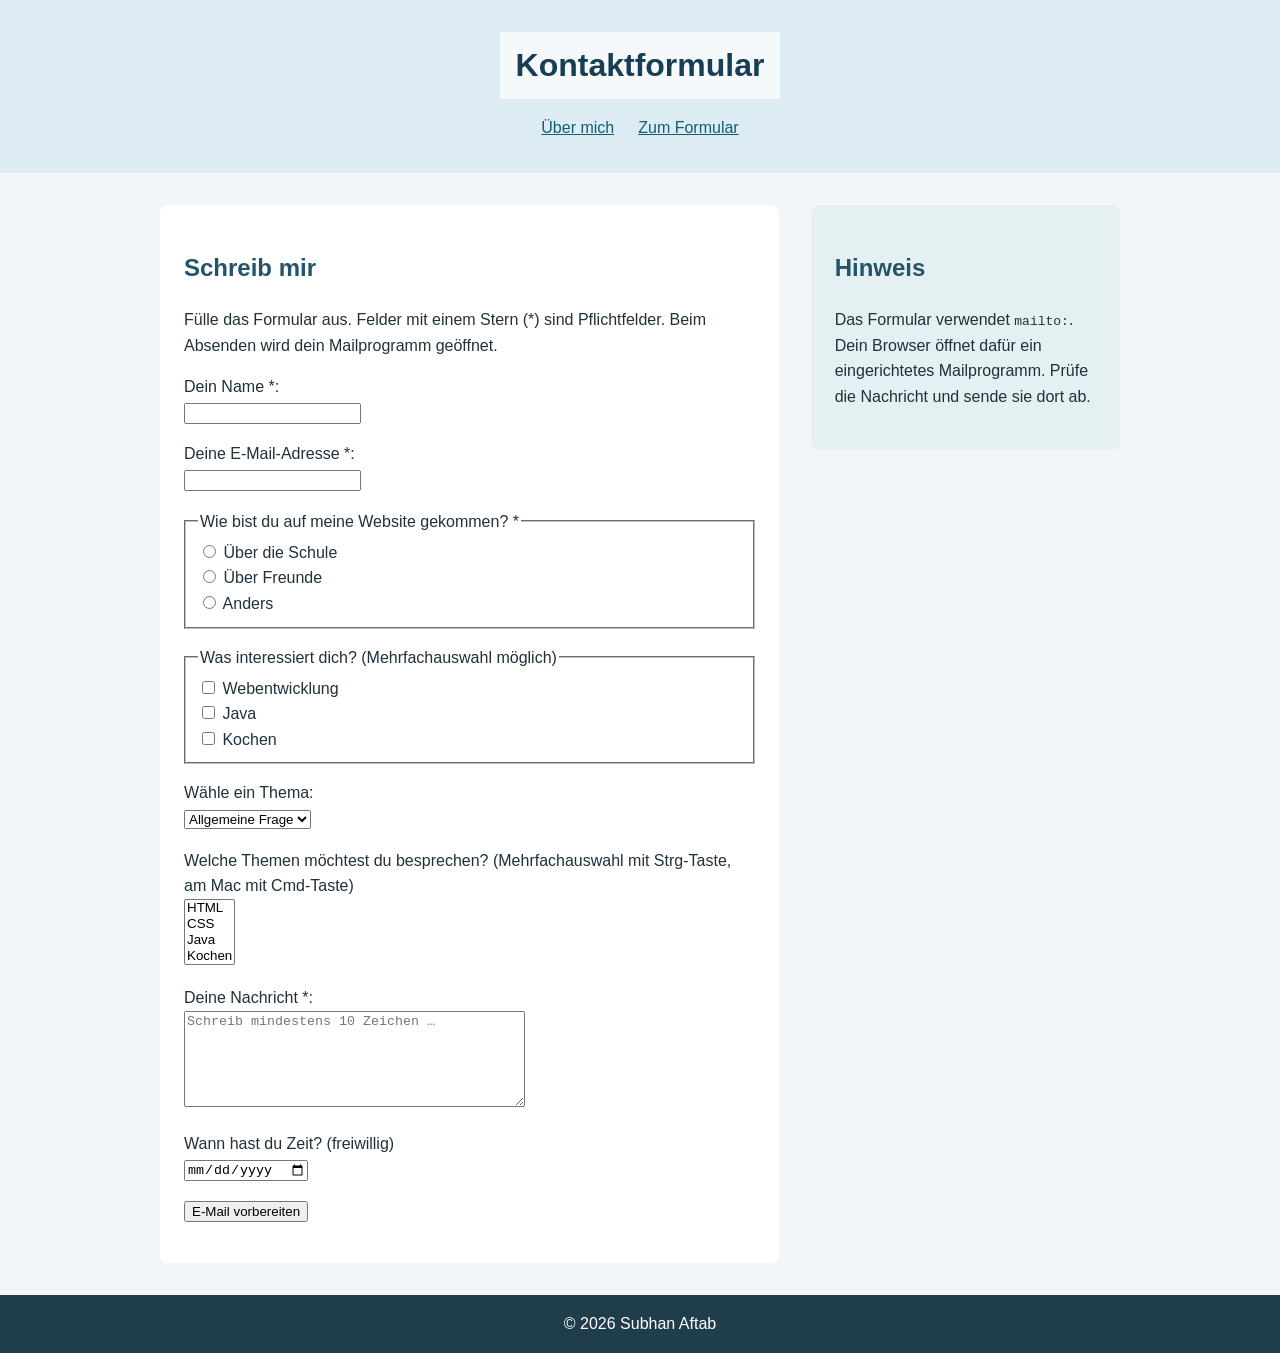
<file: formular.html>
<!DOCTYPE html>
<html lang="de">
<head>
    <meta charset="UTF-8">
    <meta name="viewport" content="width=device-width, initial-scale=1.0">
    <meta name="description" content="Ein Beispiel-Formular mit verschiedenen HTML-Eingabeelementen.">
    <title>Kontaktformular</title>
    <link rel="stylesheet" href="style.css">
</head>
<body>
    <header class="site-header">
        <h1>Kontaktformular</h1>
        <nav aria-label="Hauptnavigation">
            <ul class="nav-list">
                <li><a href="index.html">Über mich</a></li>
                <li><a href="#formular">Zum Formular</a></li>
            </ul>
        </nav>
    </header>

    <main class="page-content">
        <article>
            <h2>Schreib mir</h2>
            <p>Fülle das Formular aus. Felder mit einem Stern (*) sind Pflichtfelder. Beim Absenden wird dein Mailprogramm geöffnet.</p>

            <form id="formular" action="mailto:aft250756@spengergasse.at?subject=Nachricht%20von%20meiner%20Website" method="post" enctype="text/plain">
                <p>
                    <label for="name">Dein Name *:</label><br>
                    <input type="text" id="name" name="Name" required minlength="2" maxlength="50" pattern="\p{L}[\p{L}\p{M} '\-]{1,49}" title="Bitte gib mindestens zwei Buchstaben ein. Leerzeichen, Apostroph und Bindestrich sind erlaubt.">
                </p>

                <p>
                    <label for="email">Deine E-Mail-Adresse *:</label><br>
                    <input type="email" id="email" name="E-Mail" required>
                </p>

                <fieldset>
                    <legend>Wie bist du auf meine Website gekommen? *</legend>
                    <label><input type="radio" name="Quelle" value="Schule" required> Über die Schule</label><br>
                    <label><input type="radio" name="Quelle" value="Freunde"> Über Freunde</label><br>
                    <label><input type="radio" name="Quelle" value="Sonstiges"> Anders</label>
                </fieldset>

                <fieldset>
                    <legend>Was interessiert dich? (Mehrfachauswahl möglich)</legend>
                    <label><input type="checkbox" name="Interesse" value="Webentwicklung"> Webentwicklung</label><br>
                    <label><input type="checkbox" name="Interesse" value="Java"> Java</label><br>
                    <label><input type="checkbox" name="Interesse" value="Kochen"> Kochen</label>
                </fieldset>

                <p>
                    <label for="thema">Wähle ein Thema:</label><br>
                    <select id="thema" name="Thema">
                        <option value="Allgemeine Frage">Allgemeine Frage</option>
                        <option value="Webentwicklung">Webentwicklung</option>
                        <option value="Schule">Schule</option>
                        <option value="Sonstiges">Sonstiges</option>
                    </select>
                </p>

                <p>
                    <label for="themen">Welche Themen möchtest du besprechen? (Mehrfachauswahl mit Strg-Taste, am Mac mit Cmd-Taste)</label><br>
                    <select id="themen" name="Weitere Themen" multiple size="4">
                        <option value="HTML">HTML</option>
                        <option value="CSS">CSS</option>
                        <option value="Java">Java</option>
                        <option value="Kochen">Kochen</option>
                    </select>
                </p>

                <p>
                    <label for="nachricht">Deine Nachricht *:</label><br>
                    <textarea id="nachricht" name="Nachricht" rows="6" cols="40" required minlength="10" maxlength="1000" placeholder="Schreib mindestens 10 Zeichen …"></textarea>
                </p>

                <p>
                    <label for="datum">Wann hast du Zeit? (freiwillig)</label><br>
                    <input type="date" id="datum" name="Wunschtermin">
                </p>

                <p><button type="submit">E-Mail vorbereiten</button></p>
            </form>
        </article>

        <aside class="about-note">
            <h2>Hinweis</h2>
            <p>Das Formular verwendet <code>mailto:</code>. Dein Browser öffnet dafür ein eingerichtetes Mailprogramm. Prüfe die Nachricht und sende sie dort ab.</p>
        </aside>
    </main>

    <footer class="site-footer">
        <p>© 2026 Subhan Aftab</p>
    </footer>
</body>
</html>
</file>
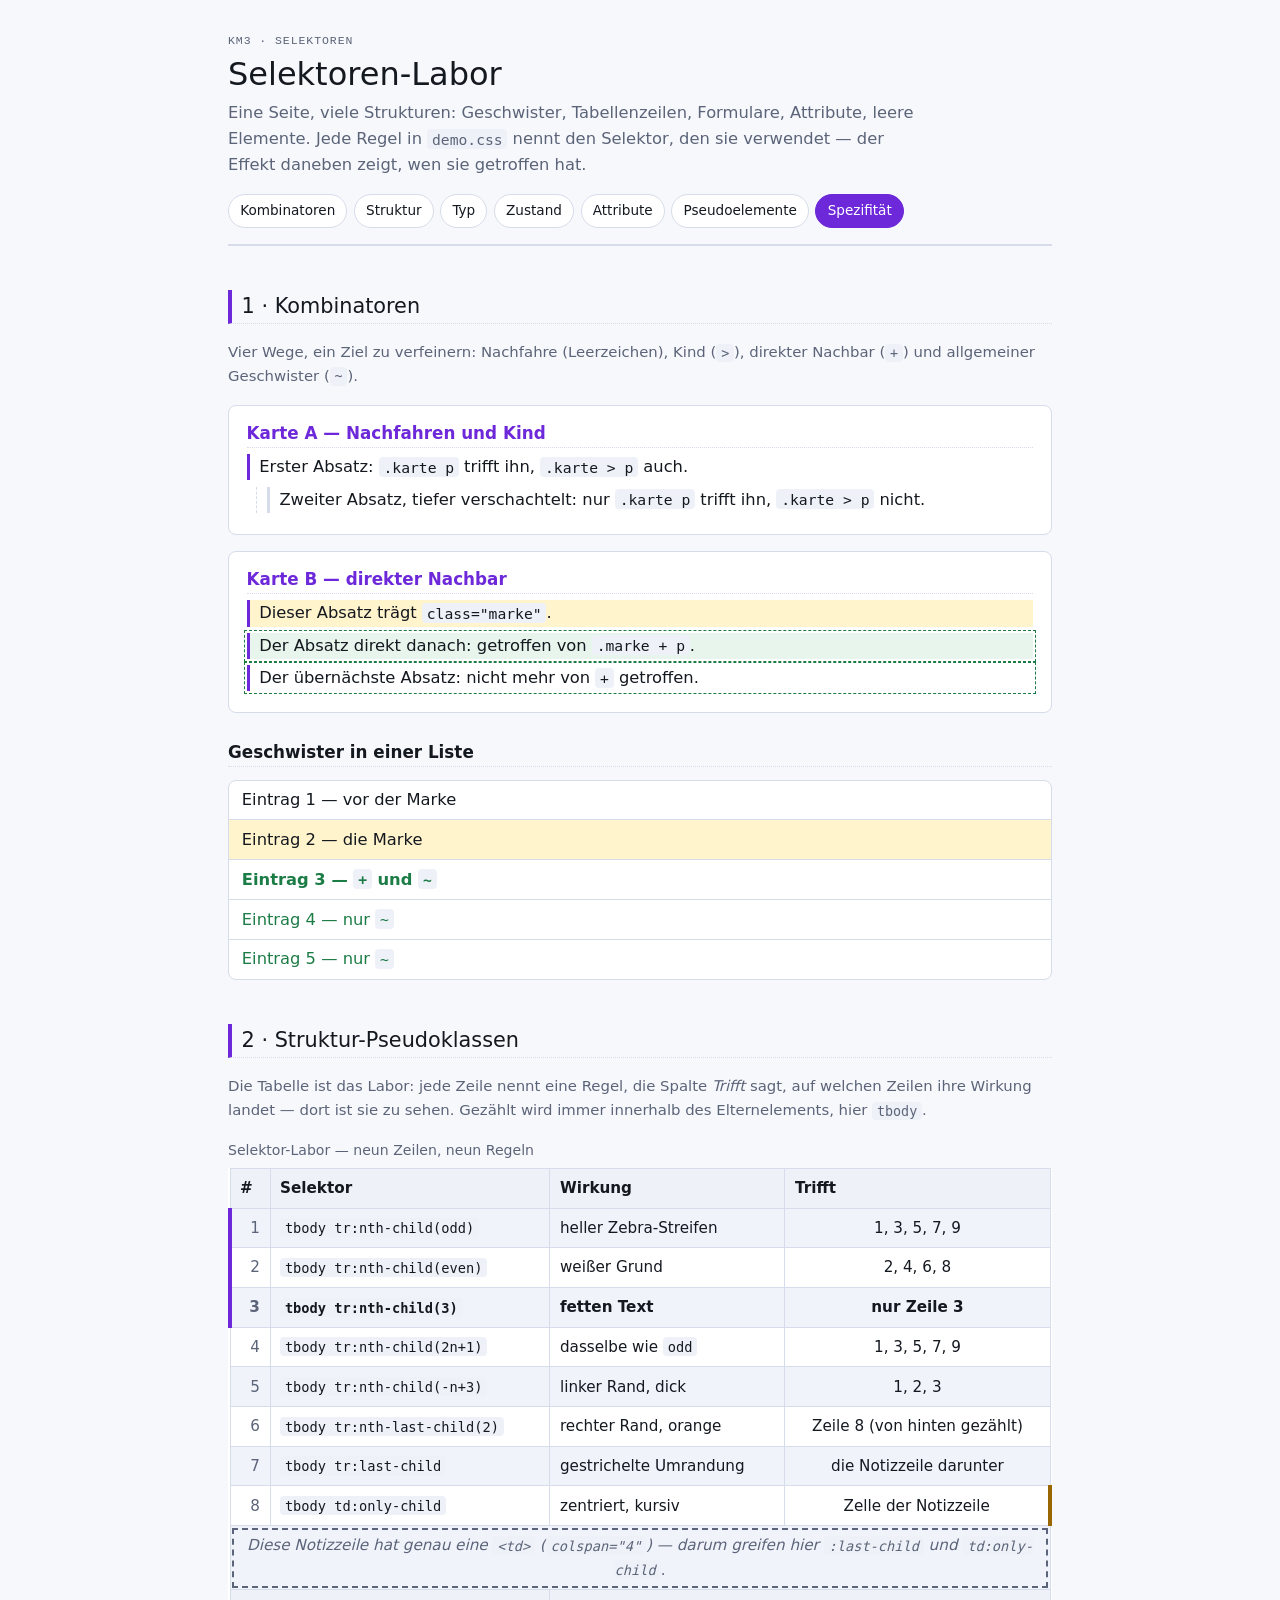
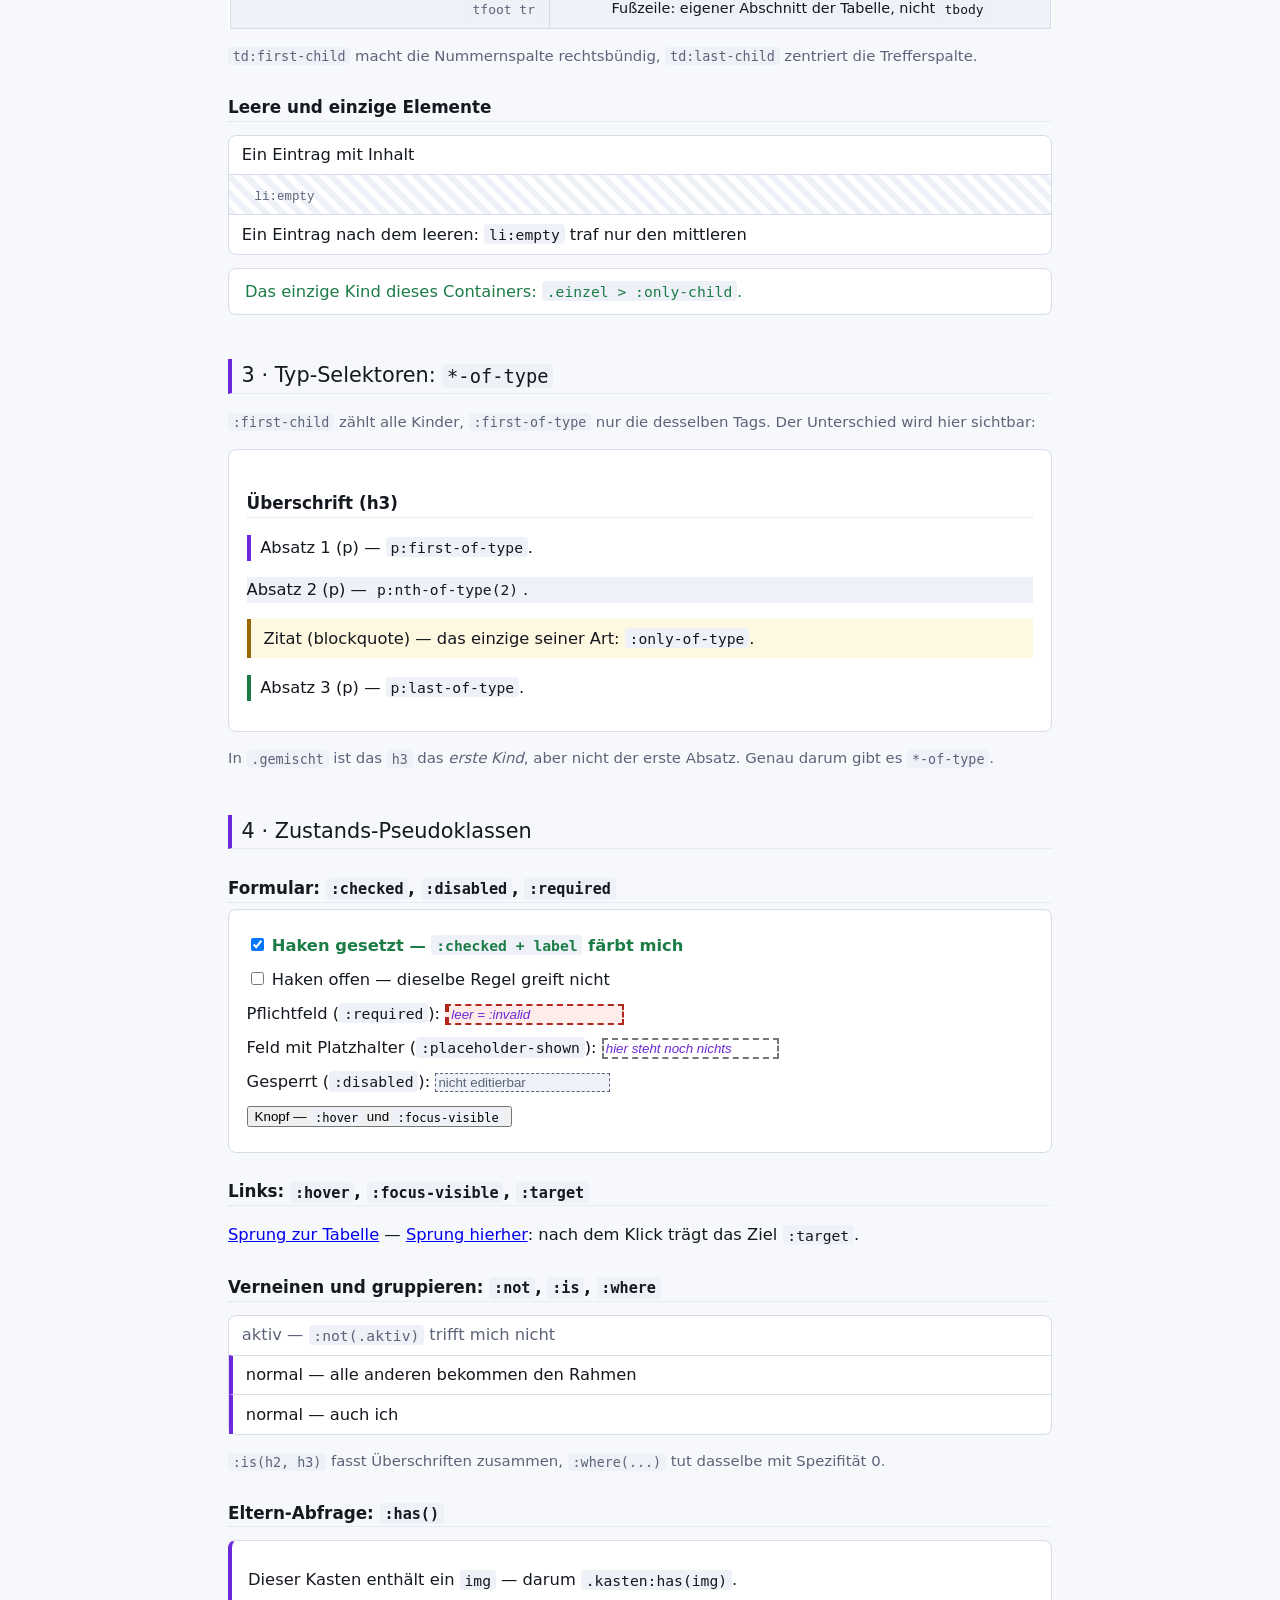
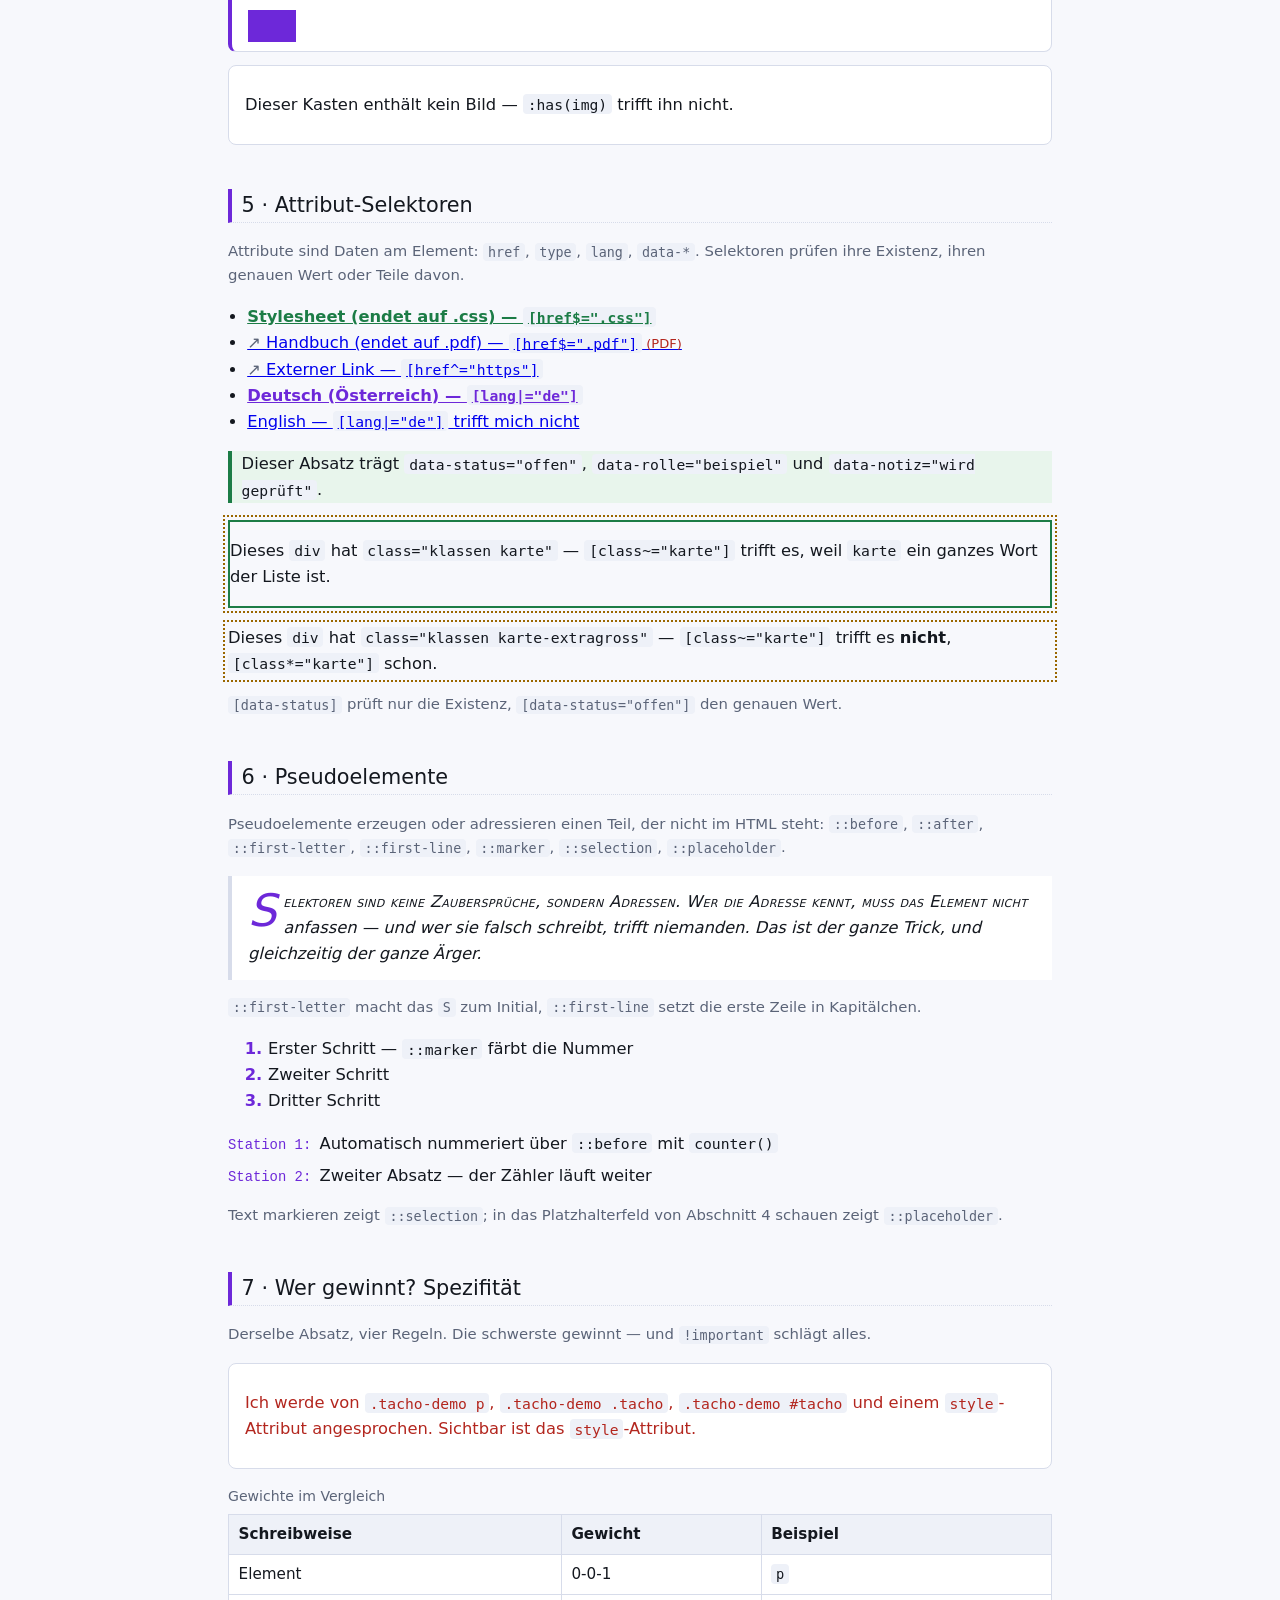
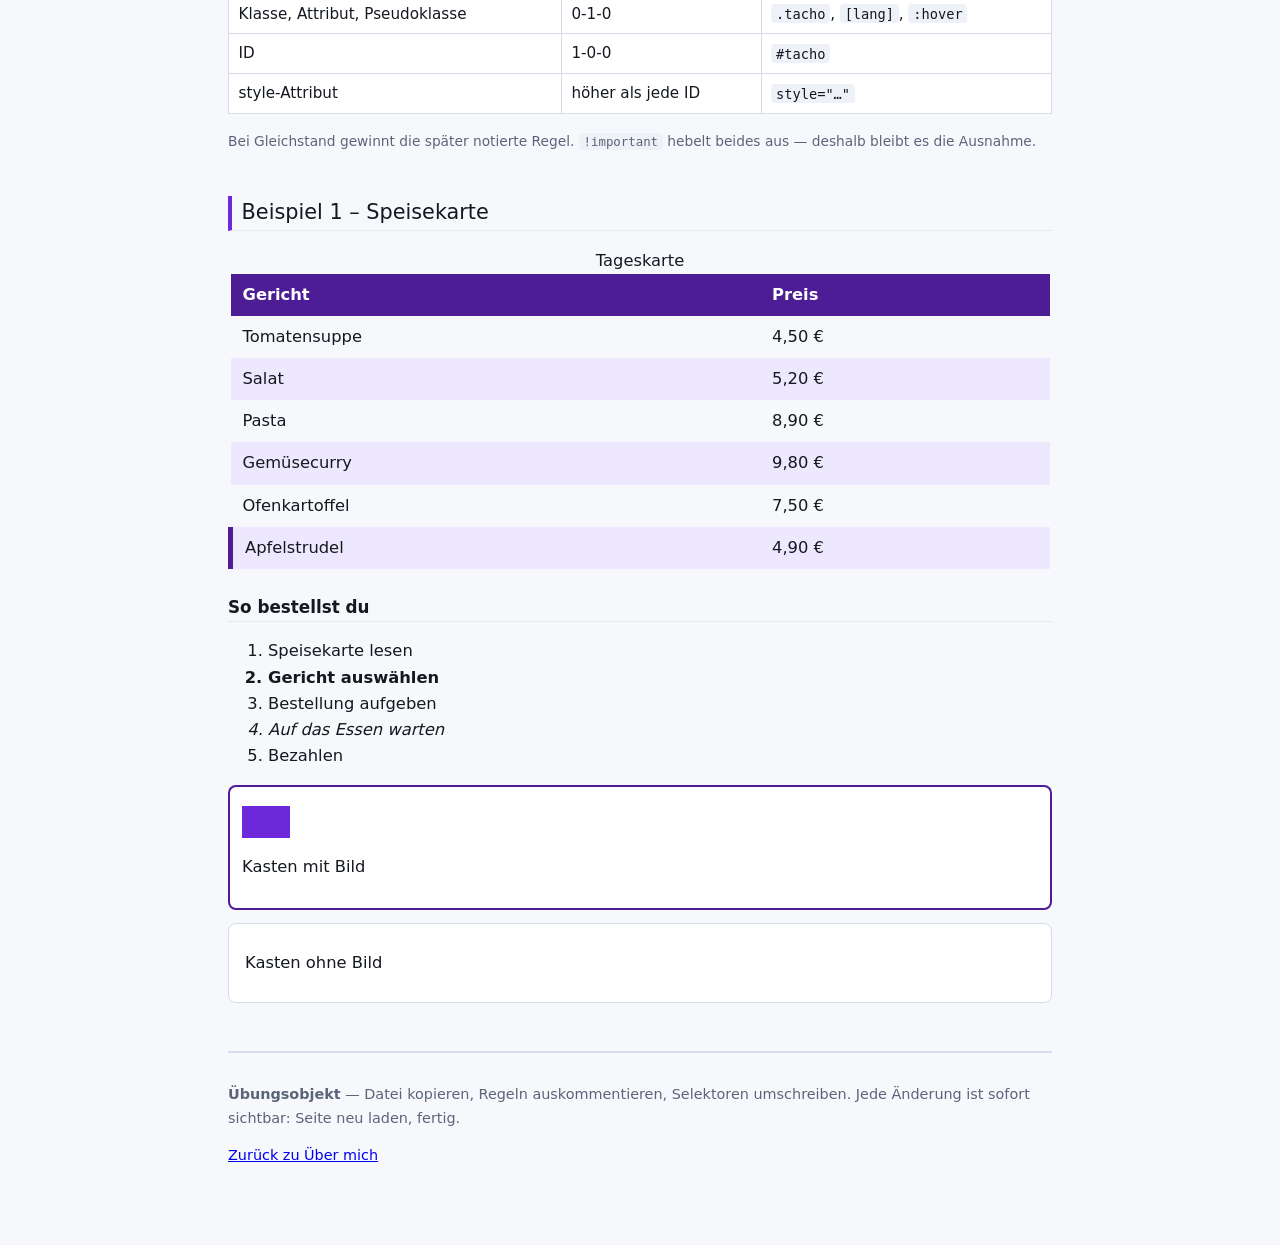
<file: unterricht/KM3-04-css-selektoren/demo.html>
<!DOCTYPE html>
<html lang="de">
<head>
    <meta charset="UTF-8">
    <meta name="viewport" content="width=device-width, initial-scale=1.0">
    <title>Selektoren-Labor — jede Regel trifft genau, was sie soll</title>
    <link rel="stylesheet" href="demo.css">
</head>
<body>

<!-- ===================================================================
     Diese Seite ist das Übungsobjekt: lauter Strukturen, an denen sich
     jede Selektoren-Art zeigen lässt. demo.css daneben enthält zu jeder
     Regel einen Kommentar mit dem Selektor und seiner Wirkung.
     Vorgehen: DevTools öffnen (F12) → Elements → Element anklicken →
     rechts unter „Styles" sieht man, welche Regel greift. Regel in
     demo.css auskommentieren → Effekt verschwindet.
     =================================================================== -->

<header class="seite">
    <p class="kicker">KM3 · Selektoren</p>
    <h1>Selektoren-Labor</h1>
    <p class="intro">
        Eine Seite, viele Strukturen: Geschwister, Tabellenzeilen, Formulare,
        Attribute, leere Elemente. Jede Regel in <code>demo.css</code> nennt
        den Selektor, den sie verwendet — der Effekt daneben zeigt, wen sie
        getroffen hat.
    </p>
    <nav class="wegweiser" aria-label="Abschnitte">
        <a href="#kombinatoren">Kombinatoren</a>
        <a href="#struktur">Struktur</a>
        <a href="#typ">Typ</a>
        <a href="#zustand">Zustand</a>
        <a href="#attribute">Attribute</a>
        <a href="#pseudo">Pseudoelemente</a>
        <a href="#spezifitaet">Spezifität</a>
    </nav>
</header>

<main>

<!-- ------------------------------------------------------ Kombinatoren -->
<section id="kombinatoren">
    <h2>1 · Kombinatoren</h2>
    <p class="hinweis">
        Vier Wege, ein Ziel zu verfeinern: Nachfahre (Leerzeichen),
        Kind (<code>&gt;</code>), direkter Nachbar (<code>+</code>) und
        allgemeiner Geschwister (<code>~</code>).
    </p>

    <article class="karte">
        <h3>Karte A — Nachfahren und Kind</h3>
        <p>Erster Absatz: <code>.karte p</code> trifft ihn, <code>.karte &gt; p</code> auch.</p>
        <div class="innen">
            <p>Zweiter Absatz, tiefer verschachtelt: nur <code>.karte p</code> trifft ihn,
                <code>.karte &gt; p</code> nicht.</p>
        </div>
    </article>

    <article class="karte">
        <h3>Karte B — direkter Nachbar</h3>
        <p class="marke">Dieser Absatz trägt <code>class="marke"</code>.</p>
        <p>Der Absatz direkt danach: getroffen von <code>.marke + p</code>.</p>
        <p>Der übernächste Absatz: nicht mehr von <code>+</code> getroffen.</p>
    </article>

    <h3>Geschwister in einer Liste</h3>
    <ul class="liste">
        <li>Eintrag 1 — vor der Marke</li>
        <li class="marke">Eintrag 2 — die Marke</li>
        <li>Eintrag 3 — <code>+</code> und <code>~</code></li>
        <li>Eintrag 4 — nur <code>~</code></li>
        <li>Eintrag 5 — nur <code>~</code></li>
    </ul>
</section>

<!-- ---------------------------------------------------------- Struktur -->
<section id="struktur">
    <h2>2 · Struktur-Pseudoklassen</h2>
    <p class="hinweis">
        Die Tabelle ist das Labor: jede Zeile nennt eine Regel, die Spalte
        <em>Trifft</em> sagt, auf welchen Zeilen ihre Wirkung landet — dort
        ist sie zu sehen. Gezählt wird immer innerhalb des Elternelements,
        hier <code>tbody</code>.
    </p>

    <table class="labor">
        <caption>Selektor-Labor — neun Zeilen, neun Regeln</caption>
        <thead>
            <tr>
                <th scope="col">#</th>
                <th scope="col">Selektor</th>
                <th scope="col">Wirkung</th>
                <th scope="col">Trifft</th>
            </tr>
        </thead>
        <tbody>
            <tr>
                <td>1</td>
                <td><code>tbody tr:nth-child(odd)</code></td>
                <td>heller Zebra-Streifen</td>
                <td>1, 3, 5, 7, 9</td>
            </tr>
            <tr>
                <td>2</td>
                <td><code>tbody tr:nth-child(even)</code></td>
                <td>weißer Grund</td>
                <td>2, 4, 6, 8</td>
            </tr>
            <tr>
                <td>3</td>
                <td><code>tbody tr:nth-child(3)</code></td>
                <td>fetten Text</td>
                <td>nur Zeile 3</td>
            </tr>
            <tr>
                <td>4</td>
                <td><code>tbody tr:nth-child(2n+1)</code></td>
                <td>dasselbe wie <code>odd</code></td>
                <td>1, 3, 5, 7, 9</td>
            </tr>
            <tr>
                <td>5</td>
                <td><code>tbody tr:nth-child(-n+3)</code></td>
                <td>linker Rand, dick</td>
                <td>1, 2, 3</td>
            </tr>
            <tr>
                <td>6</td>
                <td><code>tbody tr:nth-last-child(2)</code></td>
                <td>rechter Rand, orange</td>
                <td>Zeile 8 (von hinten gezählt)</td>
            </tr>
            <tr>
                <td>7</td>
                <td><code>tbody tr:last-child</code></td>
                <td>gestrichelte Umrandung</td>
                <td>die Notizzeile darunter</td>
            </tr>
            <tr>
                <td>8</td>
                <td><code>tbody td:only-child</code></td>
                <td>zentriert, kursiv</td>
                <td>Zelle der Notizzeile</td>
            </tr>
            <tr>
                <td colspan="4">Diese Notizzeile hat genau eine <code>&lt;td&gt;</code> (<code>colspan="4"</code>) — darum greifen hier <code>:last-child</code> und <code>td:only-child</code>.</td>
            </tr>
        </tbody>
        <tfoot>
            <tr>
                <td colspan="2"><code>tfoot tr</code></td>
                <td colspan="2">Fußzeile: eigener Abschnitt der Tabelle, nicht <code>tbody</code></td>
            </tr>
        </tfoot>
    </table>

    <p class="hinweis">
        <code>td:first-child</code> macht die Nummernspalte rechtsbündig,
        <code>td:last-child</code> zentriert die Trefferspalte.
    </p>

    <h3>Leere und einzige Elemente</h3>
    <ul class="liste">
        <li>Ein Eintrag mit Inhalt</li>
        <li class="leer"></li>
        <li>Ein Eintrag nach dem leeren: <code>li:empty</code> traf nur den mittleren</li>
    </ul>
    <div class="einzel">
        <p>Das einzige Kind dieses Containers: <code>.einzel &gt; :only-child</code>.</p>
    </div>
</section>

<!-- --------------------------------------------------------------- Typ -->
<section id="typ">
    <h2>3 · Typ-Selektoren: <code>*-of-type</code></h2>
    <p class="hinweis">
        <code>:first-child</code> zählt alle Kinder, <code>:first-of-type</code>
        nur die desselben Tags. Der Unterschied wird hier sichtbar:
    </p>

    <article class="gemischt">
        <h3>Überschrift (h3)</h3>
        <p>Absatz 1 (p) — <code>p:first-of-type</code>.</p>
        <p>Absatz 2 (p) — <code>p:nth-of-type(2)</code>.</p>
        <blockquote>Zitat (blockquote) — das einzige seiner Art: <code>:only-of-type</code>.</blockquote>
        <p>Absatz 3 (p) — <code>p:last-of-type</code>.</p>
    </article>

    <p class="hinweis">
        In <code>.gemischt</code> ist das <code>h3</code> das
        <em>erste Kind</em>, aber nicht der erste Absatz. Genau darum gibt es
        <code>*-of-type</code>.
    </p>
</section>

<!-- ----------------------------------------------------------- Zustand -->
<section id="zustand">
    <h2>4 · Zustands-Pseudoklassen</h2>

    <h3>Formular: <code>:checked</code>, <code>:disabled</code>, <code>:required</code></h3>
    <form class="formular">
        <p class="feld">
            <input type="checkbox" id="demo-haken" checked>
            <label for="demo-haken">Haken gesetzt — <code>:checked + label</code> färbt mich</label>
        </p>
        <p class="feld">
            <input type="checkbox" id="demo-haken-2">
            <label for="demo-haken-2">Haken offen — dieselbe Regel greift nicht</label>
        </p>
        <p class="feld">
            <label for="demo-text">Pflichtfeld (<code>:required</code>):</label>
            <input type="text" id="demo-text" required placeholder="leer = :invalid">
        </p>
        <p class="feld">
            <label for="demo-text-2">Feld mit Platzhalter (<code>:placeholder-shown</code>):</label>
            <input type="text" id="demo-text-2" placeholder="hier steht noch nichts">
        </p>
        <p class="feld">
            <label for="demo-gesperrt">Gesperrt (<code>:disabled</code>):</label>
            <input type="text" id="demo-gesperrt" value="nicht editierbar" disabled>
        </p>
        <p class="feld">
            <button type="button">Knopf — <code>:hover</code> und <code>:focus-visible</code></button>
        </p>
    </form>

    <h3>Links: <code>:hover</code>, <code>:focus-visible</code>, <code>:target</code></h3>
    <p>
        <a href="#struktur">Sprung zur Tabelle</a> —
        <a href="#zustand">Sprung hierher</a>: nach dem Klick trägt das Ziel
        <code>:target</code>.
    </p>

    <h3>Verneinen und gruppieren: <code>:not</code>, <code>:is</code>, <code>:where</code></h3>
    <ul class="liste auswahl">
        <li class="aktiv">aktiv — <code>:not(.aktiv)</code> trifft mich nicht</li>
        <li>normal — alle anderen bekommen den Rahmen</li>
        <li>normal — auch ich</li>
    </ul>
    <p class="hinweis">
        <code>:is(h2, h3)</code> fasst Überschriften zusammen,
        <code>:where(...)</code> tut dasselbe mit Spezifität 0.
    </p>

    <h3>Eltern-Abfrage: <code>:has()</code></h3>
    <div class="kasten">
        <p>Dieser Kasten enthält ein <code>img</code> — darum <code>.kasten:has(img)</code>.</p>
        <img src="data:image/svg+xml,%3Csvg xmlns='http://www.w3.org/2000/svg' width='48' height='32'%3E%3Crect width='48' height='32' fill='%236d28d9'/%3E%3C/svg%3E"
             alt="Platzhalterbild" width="48" height="32">
    </div>
    <div class="kasten">
        <p>Dieser Kasten enthält kein Bild — <code>:has(img)</code> trifft ihn nicht.</p>
    </div>
</section>

<!-- -------------------------------------------------------- Attribute -->
<section id="attribute">
    <h2>5 · Attribut-Selektoren</h2>
    <p class="hinweis">
        Attribute sind Daten am Element: <code>href</code>, <code>type</code>,
        <code>lang</code>, <code>data-*</code>. Selektoren prüfen ihre
        Existenz, ihren genauen Wert oder Teile davon.
    </p>

    <ul class="links">
        <li><a href="demo.css">Stylesheet (endet auf .css) — <code>[href$=".css"]</code></a></li>
        <li><a href="https://example.org/handbuch.pdf">Handbuch (endet auf .pdf) — <code>[href$=".pdf"]</code></a></li>
        <li><a href="https://example.org/">Externer Link — <code>[href^="https"]</code></a></li>
        <li><a href="#attribute" lang="de-AT">Deutsch (Österreich) — <code>[lang|="de"]</code></a></li>
        <li><a href="#attribute" lang="en">English — <code>[lang|="de"]</code> trifft mich nicht</a></li>
    </ul>

    <p class="daten" data-status="offen" data-rolle="beispiel" data-notiz="wird geprüft">
        Dieser Absatz trägt <code>data-status="offen"</code>,
        <code>data-rolle="beispiel"</code> und
        <code>data-notiz="wird geprüft"</code>.
    </p>

    <div class="klassen karte">
        <p>Dieses <code>div</code> hat <code>class="klassen karte"</code> —
            <code>[class~="karte"]</code> trifft es, weil <code>karte</code>
            ein ganzes Wort der Liste ist.</p>
    </div>
    <div class="klassen karte-extragross">
        <p>Dieses <code>div</code> hat <code>class="klassen karte-extragross"</code> —
            <code>[class~="karte"]</code> trifft es <strong>nicht</strong>,
            <code>[class*="karte"]</code> schon.</p>
    </div>

    <p class="hinweis">
        <code>[data-status]</code> prüft nur die Existenz,
        <code>[data-status="offen"]</code> den genauen Wert.
    </p>
</section>

<!-- ---------------------------------------------------- Pseudoelemente -->
<section id="pseudo">
    <h2>6 · Pseudoelemente</h2>
    <p class="hinweis">
        Pseudoelemente erzeugen oder adressieren einen Teil, der nicht im HTML
        steht: <code>::before</code>, <code>::after</code>, <code>::first-letter</code>,
        <code>::first-line</code>, <code>::marker</code>, <code>::selection</code>,
        <code>::placeholder</code>.
    </p>

    <blockquote class="zitat">
        Selektoren sind keine Zaubersprüche, sondern Adressen. Wer die Adresse
        kennt, muss das Element nicht anfassen — und wer sie falsch schreibt,
        trifft niemanden. Das ist der ganze Trick, und gleichzeitig der ganze
        Ärger.
    </blockquote>
    <p class="hinweis">
        <code>::first-letter</code> macht das <code>S</code> zum Initial,
        <code>::first-line</code> setzt die erste Zeile in Kapitälchen.
    </p>

    <ol class="schritte">
        <li>Erster Schritt — <code>::marker</code> färbt die Nummer</li>
        <li>Zweiter Schritt</li>
        <li>Dritter Schritt</li>
    </ol>

    <p class="zaehler">Automatisch nummeriert über <code>::before</code> mit <code>counter()</code></p>
    <p class="zaehler">Zweiter Absatz — der Zähler läuft weiter</p>

    <p class="hinweis">
        Text markieren zeigt <code>::selection</code>; in das Platzhalterfeld
        von Abschnitt 4 schauen zeigt <code>::placeholder</code>.
    </p>
</section>

<!-- -------------------------------------------------------- Spezifität -->
<section id="spezifitaet">
    <h2>7 · Wer gewinnt? Spezifität</h2>
    <p class="hinweis">
        Derselbe Absatz, vier Regeln. Die schwerste gewinnt — und
        <code>!important</code> schlägt alles.
    </p>

    <div class="tacho-demo">
        <p class="tacho" id="tacho" style="color: #b3261e;">
            Ich werde von <code>.tacho-demo p</code>, <code>.tacho-demo .tacho</code>,
            <code>.tacho-demo #tacho</code> und einem <code>style</code>-Attribut
            angesprochen. Sichtbar ist das <code>style</code>-Attribut.
        </p>
    </div>

    <table class="gewichte">
        <caption>Gewichte im Vergleich</caption>
        <thead>
            <tr><th scope="col">Schreibweise</th><th scope="col">Gewicht</th><th scope="col">Beispiel</th></tr>
        </thead>
        <tbody>
            <tr><td>Element</td><td>0-0-1</td><td><code>p</code></td></tr>
            <tr><td>Klasse, Attribut, Pseudoklasse</td><td>0-1-0</td><td><code>.tacho</code>, <code>[lang]</code>, <code>:hover</code></td></tr>
            <tr><td>ID</td><td>1-0-0</td><td><code>#tacho</code></td></tr>
            <tr><td>style-Attribut</td><td>höher als jede ID</td><td><code>style="…"</code></td></tr>
        </tbody>
    </table>
    <p class="fussnote">
        Bei Gleichstand gewinnt die später notierte Regel. <code>!important</code>
        hebelt beides aus — deshalb bleibt es die Ausnahme.
    </p>
</section>

<section id="speisekarte">
    <h2>Beispiel 1 – Speisekarte</h2>
    <table>
        <caption>Tageskarte</caption>
        <thead>
            <tr><th scope="col">Gericht</th><th scope="col">Preis</th></tr>
        </thead>
        <tbody>
            <tr><td>Tomatensuppe</td><td>4,50 €</td></tr>
            <tr><td>Salat</td><td>5,20 €</td></tr>
            <tr><td>Pasta</td><td>8,90 €</td></tr>
            <tr><td>Gemüsecurry</td><td>9,80 €</td></tr>
            <tr><td>Ofenkartoffel</td><td>7,50 €</td></tr>
            <tr><td>Apfelstrudel</td><td>4,90 €</td></tr>
        </tbody>
    </table>

    <h3>So bestellst du</h3>
    <ol>
        <li>Speisekarte lesen</li>
        <li>Gericht auswählen</li>
        <li>Bestellung aufgeben</li>
        <li>Auf das Essen warten</li>
        <li>Bezahlen</li>
    </ol>

    <div class="kasten">
        <img src="data:image/svg+xml,%3Csvg xmlns='http://www.w3.org/2000/svg' width='48' height='32'%3E%3Crect width='48' height='32' fill='%236d28d9'/%3E%3C/svg%3E" alt="Violettes Rechteck als Beispielbild">
        <p>Kasten mit Bild</p>
    </div>
    <div class="kasten"><p>Kasten ohne Bild</p></div>
</section>

</main>

<footer class="seite">
    <p>
        <strong>Übungsobjekt</strong> — Datei kopieren, Regeln auskommentieren,
        Selektoren umschreiben. Jede Änderung ist sofort sichtbar:
        Seite neu laden, fertig.
    </p>
    <p><a href="../../index.html">Zurück zu Über mich</a></p>
</footer>

</body>
</html>
</file>
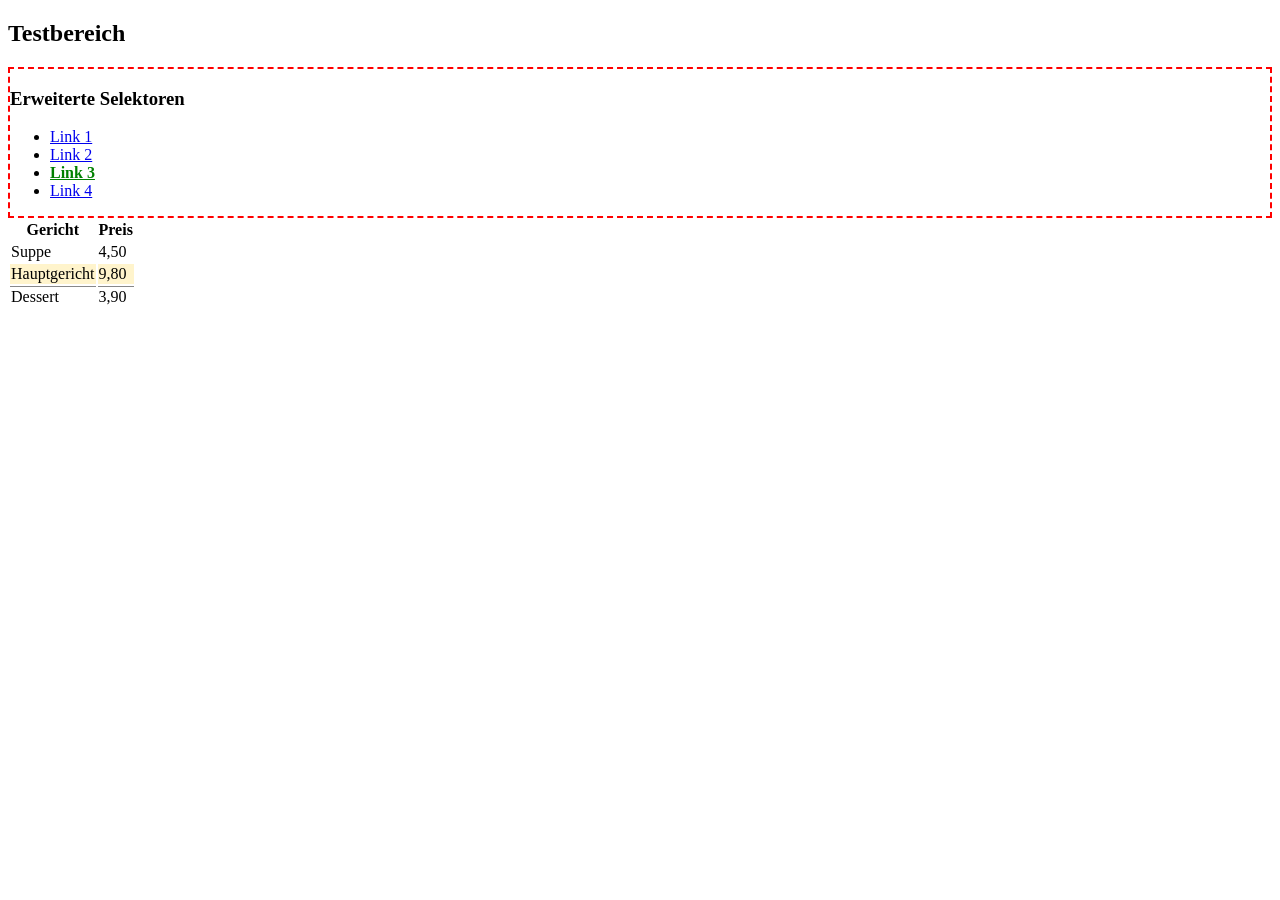
<file: unterricht/KM3-04-css-selektoren/transfer.html>
<!DOCTYPE html>
<html lang="de">
<head>
    <meta charset="UTF-8">
    <meta name="viewport" content="width=device-width, initial-scale=1.0">
    <title>Beispiel 3 – Transfer</title>
    <link rel="stylesheet" href="loesung.css">
</head>
<body>
<article class="testbereich">
    <h2>Testbereich</h2>

    <section data-topic="css-adv-selectors">
        <h3>Erweiterte Selektoren</h3>
        <ul>
            <li><a href="#">Link 1</a></li>
            <li><a href="#">Link 2</a></li>
            <li><a href="#">Link 3</a></li>
            <li><a href="#">Link 4</a></li>
        </ul>
    </section>

    <table class="preise">
        <tr><th>Gericht</th><th>Preis</th></tr>
        <tr><td>Suppe</td><td>4,50</td></tr>
        <tr><td>Hauptgericht</td><td>9,80</td></tr>
        <tr><td>Dessert</td><td>3,90</td></tr>
    </table>
</article>
</body>
</html>
</file>
<file: style.css>
/* Einheitliches Box-Modell für alle Elemente */
* {
    box-sizing: border-box;
}

body {
    margin: 0;
    background-color: #f2f6f8;
    color: #20313b;
    font-family: Arial, Helvetica, sans-serif;
    line-height: 1.6;
}

.site-header {
    padding: 2rem 1.5rem;
    background-color: #dcecf2;
    text-align: center;
}

h1 {
    display: inline-block;
    margin: 0 0 1rem;
    padding: 0.5rem 1rem;
    background-color: rgba(255, 255, 255, 0.72);
    color: #173e52;
}

.nav-list {
    display: flex;
    justify-content: center;
    gap: 0.5rem 1.5rem;
    flex-wrap: wrap;
    margin: 0;
    padding: 0;
    list-style: none;
}

a {
    color: #145b78;
}

a:hover,
a:focus {
    color: #0b3447;
}

.page-content {
    display: grid;
    grid-template-columns: minmax(0, 2fr) minmax(14rem, 1fr);
    gap: 2rem;
    width: min(100% - 3rem, 60rem);
    margin: 2rem auto;
}

article,
.about-note {
    padding: 1.5rem;
    border-radius: 0.5rem;
    background-color: #ffffff;
}

h2 {
    color: #24546a;
}

.profile-picture {
    float: right;
    width: min(38%, 12rem);
    margin: 0 0 1rem 1.5rem;
    text-align: center;
}

.profile-picture img {
    display: block;
    width: 100%;
    height: auto;
}

.profile-picture figcaption {
    margin-top: 0.5rem;
    font-size: 0.9rem;
}

section {
    margin-top: 2rem;
}

.about-note {
    align-self: start;
    background-color: #e5f0f3;
}

.site-footer {
    padding: 1rem 1.5rem;
    background-color: #203d4b;
    color: #ffffff;
    text-align: center;
}

.site-footer p {
    margin: 0;
}

@media (max-width: 42rem) {
    .page-content {
        grid-template-columns: 1fr;
        width: min(100% - 2rem, 38rem);
        gap: 1rem;
        margin: 1rem auto;
    }

    .nav-list {
        gap: 0.5rem 1rem;
    }

    .profile-picture {
        float: none;
        width: min(100%, 12rem);
        margin: 0 auto 1.5rem;
    }
}

#formular fieldset {
    min-inline-size: 0;
    margin: 1rem 0;
}

#formular :is(input, select, textarea) {
    max-width: 100%;
}
</file>
<file: unterricht/KM3-04-css-selektoren/demo.css>
/* ===================================================================
   Selektoren-Labor — Stylesheet zur Demo-Seite.

   Aufbau: Abschnitte in derselben Reihenfolge wie demo.html. Über jeder
   Regel steht der Selektor, der hier etwas zeigt, und was er bewirkt.
   Alle Effekte sind absichtlich grob sichtbar: farbige Ränder, Flächen,
   Fettschrift. Wer eine Regel auskommentiert, sieht sofort, wen sie
   getroffen hat.

   Kein Framework, keine externen Dateien: nur diese eine CSS-Datei.
   =================================================================== */

:root {
    --text: #14181f;
    --muted: #5b6478;
    --line: #d7dcea;
    --bg: #f7f8fc;
    --panel: #ffffff;
    --tint: #eef1f8;
    --zebra: #f1f3fb;
    --accent: #6d28d9;
    --ok: #1c7c46;
    --warn: #9a6700;
    --err: #b3261e;
}

* { box-sizing: border-box; }

/* body — Grundlesbarkeit; die Demo ist bewusst hell (Projektion + Ausdruck) */
body {
    max-width: 54rem;
    margin: 0 auto;
    padding: 2rem 1.25rem 4rem;
    font-family: "Segoe UI", system-ui, -apple-system, sans-serif;
    font-size: 1.02rem;
    line-height: 1.6;
    color: var(--text);
    background: var(--bg);
}

/* code — Monospace auf hellem Grund, damit Selektoren ins Auge fallen */
code {
    font-family: "Cascadia Code", Consolas, "DejaVu Sans Mono", monospace;
    font-size: 0.9em;
    background: var(--tint);
    padding: 0.1rem 0.3rem;
    border-radius: 4px;
}

/* ------------------------------------------------------------- Grundriss */

/* h2 — Abschnittsüberschriften mit Akzentkante */
h2 {
    margin-top: 2.75rem;
    padding-left: 0.6rem;
    border-left: 4px solid var(--accent);
    font-size: 1.3rem;
    font-weight: 500;
}

/* h3 — Zwischenüberschriften */
h3 {
    margin: 1.6rem 0 0.4rem;
    font-size: 1.05rem;
}

/* .kicker — kleine Vorzeile im Seitenkopf */
.kicker {
    margin: 0;
    font-family: "Cascadia Code", Consolas, monospace;
    font-size: 0.72rem;
    text-transform: uppercase;
    letter-spacing: 0.08em;
    color: var(--muted);
}

/* header.seite, footer.seite — Kopf und Fuß der Seite */
header.seite {
    border-bottom: 2px solid var(--line);
    padding-bottom: 1rem;
    margin-bottom: 1.5rem;
}

footer.seite {
    margin-top: 3rem;
    border-top: 2px solid var(--line);
    padding-top: 1rem;
    color: var(--muted);
    font-size: 0.9rem;
}

/* h1 — nur eine Hauptüberschrift, groß genug für den Beamer */
h1 {
    margin: 0.3rem 0 0.4rem;
    font-size: 2rem;
    font-weight: 500;
    line-height: 1.2;
}

/* .intro — Einleitungssatz */
.intro {
    max-width: 44rem;
    margin: 0 0 1rem;
    color: var(--muted);
}

/* .hinweis — graue Erklärzeile unter einem Beispiel */
.hinweis {
    color: var(--muted);
    font-size: 0.93rem;
}

/* .fussnote — Kleingedrucktes */
.fussnote {
    color: var(--muted);
    font-size: 0.86rem;
}

/* section:target — die angesprungene Sektion bekommt einen Farbstreifen */
section:target {
    background: linear-gradient(90deg, var(--tint), transparent 70%);
    outline: 1px dashed var(--line);
}

/* -------------------------------------------------- Navigation (Kopf) */

/* nav.wegweiser — Sprungmarken als Chips */
.wegweiser {
    display: flex;
    flex-wrap: wrap;
    gap: 0.4rem;
}

/* nav.wegweiser a — jeder Chip */
.wegweiser a {
    padding: 0.3rem 0.7rem;
    border: 1px solid var(--line);
    border-radius: 999px;
    background: var(--panel);
    color: var(--text);
    text-decoration: none;
    font-size: 0.85rem;
}

/* nav.wegweiser a:hover, a:focus-visible — Rückmeldung für Maus und Tastatur */
.wegweiser a:hover {
    border-color: var(--accent);
    color: var(--accent);
}

.wegweiser a:focus-visible {
    outline: 3px solid var(--accent);
    outline-offset: 2px;
}

/* nav.wegweiser a:last-child — der letzte Chip hebt sich ab */
.wegweiser a:last-child {
    background: var(--accent);
    color: #ffffff;
    border-color: var(--accent);
}

/* ------------------------------------------------ 1 · Kombinatoren */

/* .karte — Container der Beispiele */
article.karte {
    background: var(--panel);
    border: 1px solid var(--line);
    border-radius: 8px;
    padding: 0.9rem 1.1rem;
    margin: 1rem 0;
}

/* .karte h3 — Nachfahre: jede h3 irgendwo in der Karte */
article.karte h3 {
    margin-top: 0;
    color: var(--accent);
}

/* .karte p — Nachfahre: JEDER Absatz, egal wie tief */
article.karte p {
    margin: 0.4rem 0;
    padding-left: 0.6rem;
    border-left: 3px solid var(--line);
}

/* .karte > p — Kind: nur Absätze, die direkt in der Karte liegen.
   Der verschachtelte Absatz in .innen behält darum den grauen Rand. */
article.karte > p {
    border-left-color: var(--accent);
}

/* .innen — der Verschachtelungs-Kasten */
.innen {
    margin-left: 0.6rem;
    padding-left: 0.6rem;
    border-left: 1px dashed var(--line);
}

/* .marke — das markierte Element, von dem aus Geschwister zählen */
.marke {
    background: #fff4cc;
}

/* .marke + p — direkter Nachbar: nur der EINE Absatz danach */
.marke + p {
    background: #e8f5ec;
    border-left-color: var(--ok);
}

/* .marke ~ p — allgemeiner Geschwister: ALLE Absätze danach */
.marke ~ p {
    outline: 1px dashed var(--ok);
    outline-offset: 2px;
}

/* .liste — Ausgangsliste für die Geschwister-Regeln */
.liste {
    list-style: none;
    margin: 0.8rem 0;
    padding: 0;
    border: 1px solid var(--line);
    border-radius: 8px;
    background: var(--panel);
}

/* .liste li — jeder Eintrag */
.liste li {
    padding: 0.4rem 0.8rem;
}

/* .liste li + li — jeder Eintrag, der einen Vorgänger hat */
.liste li + li {
    border-top: 1px solid var(--line);
}

/* .liste li.marke + li — nur der direkte Nachfolger der Marke */
.liste li.marke + li {
    font-weight: 700;
}

/* .liste li.marke ~ li — alle Nachfolger der Marke */
.liste li.marke ~ li {
    color: var(--ok);
}

/* --------------------------------------------------- 2 · Struktur */

/* table.labor — die Tabelle als Zielscheibe; volle Breite, klares Gitter */
table.labor {
    width: 100%;
    margin: 1rem 0;
    border-collapse: collapse;
    background: var(--panel);
    font-size: 0.95rem;
}

/* caption — Tabellenbeschriftung, links über der Tabelle */
table.labor caption {
    caption-side: top;
    text-align: left;
    padding-bottom: 0.4rem;
    color: var(--muted);
    font-size: 0.88rem;
}

/* table.labor th, table.labor td — Zellenraster */
table.labor th,
table.labor td {
    border: 1px solid var(--line);
    padding: 0.45rem 0.6rem;
    text-align: left;
    vertical-align: top;
}

/* table.labor th — Kopfzellen */
table.labor th {
    background: var(--tint);
}

/* table.labor tbody tr:nth-child(odd) — jede ungerade Zeile im tbody */
table.labor tbody tr:nth-child(odd) {
    background: var(--zebra);
}

/* table.labor tbody tr:nth-child(even) — jede gerade Zeile im tbody */
table.labor tbody tr:nth-child(even) {
    background: var(--panel);
}

/* table.labor tbody tr:nth-child(3) — die dritte Zeile, fetter Text */
table.labor tbody tr:nth-child(3) {
    font-weight: 700;
}

/* table.labor tbody tr:nth-child(2n+1) — dasselbe wie "odd": 2n+1 = 1, 3, 5, 7 …
   Die Regel steht hier, damit man die Schreibweisen vergleichen kann. */
table.labor tbody tr:nth-child(2n+1) {
    background: var(--zebra);
}

/* table.labor tbody tr:nth-child(-n+3) — die ersten drei Zeilen (3, 2, 1) */
table.labor tbody tr:nth-child(-n+3) {
    border-left: 4px solid var(--accent);
}

/* table.labor tbody tr:nth-last-child(2) — die vorletzte Zeile, von hinten gezählt */
table.labor tbody tr:nth-last-child(2) {
    border-right: 4px solid var(--warn);
}

/* tbody tr:last-child — die letzte Zeile im tbody */
table.labor tbody tr:last-child {
    outline: 2px dashed var(--muted);
    outline-offset: -4px;
}

/* tbody td:only-child — eine Zelle, die das einzige Kind ihrer Zeile ist
   (die Zeile mit colspan="4"). Steht vor den Spaltenregeln, damit
   td:last-child die Ausrichtung danach überschreiben kann. */
table.labor tbody td:only-child {
    text-align: center;
    font-style: italic;
    color: var(--muted);
}

/* td:first-child — die erste Zelle jeder Zeile: Nummernspalte, rechtsbündig */
table.labor td:first-child {
    text-align: right;
    color: var(--muted);
    width: 2.5rem;
}

/* td:last-child — die letzte Zelle jeder Zeile: Trefferspalte, zentriert */
table.labor td:last-child {
    text-align: center;
}

/* tfoot tr — die Fußzeile der Tabelle, eigener Abschnitt */
table.labor tfoot tr {
    background: var(--tint);
    font-size: 0.9rem;
}

/* li.leer:empty — ein Element ohne jeden Inhalt (auch ohne Leerzeichen) */
li.leer:empty {
    min-height: 1.6rem;
    background: repeating-linear-gradient(45deg, var(--tint), var(--tint) 6px, var(--panel) 6px, var(--panel) 12px);
}

/* li.leer:empty::after — Beschriftung nur über CSS, das Element bleibt leer */
li.leer:empty::after {
    content: "li:empty";
    margin-left: 0.8rem;
    font-family: "Cascadia Code", Consolas, monospace;
    font-size: 0.78rem;
    color: var(--muted);
}

/* .einzel > :only-child — das einzige Kind seines Containers */
.einzel {
    border: 1px solid var(--line);
    border-radius: 8px;
    padding: 0.6rem 1rem;
    background: var(--panel);
}

.einzel > :only-child {
    margin: 0;
    color: var(--ok);
}

/* -------------------------------------------------------- 3 · Typ */

/* .gemischt — Container für die *-of-type-Demo */
.gemischt {
    background: var(--panel);
    border: 1px solid var(--line);
    border-radius: 8px;
    padding: 0.9rem 1.1rem;
}

/* .gemischt p:first-of-type — der erste Absatz, obwohl oben eine h3 steht */
.gemischt p:first-of-type {
    border-left: 4px solid var(--accent);
    padding-left: 0.6rem;
}

/* .gemischt p:nth-of-type(2) — der zweite Absatz */
.gemischt p:nth-of-type(2) {
    background: var(--tint);
}

/* .gemischt p:last-of-type — der letzte Absatz */
.gemischt p:last-of-type {
    border-left: 4px solid var(--ok);
    padding-left: 0.6rem;
}

/* .gemischt blockquote:only-of-type — das einzige blockquote im Container */
.gemischt blockquote:only-of-type {
    margin: 0.6rem 0;
    padding: 0.4rem 0.8rem;
    border-left: 4px solid var(--warn);
    background: #fff8e1;
}

/* ---------------------------------------------------- 4 · Zustand */

/* .formular — Formularblock */
.formular {
    background: var(--panel);
    border: 1px solid var(--line);
    border-radius: 8px;
    padding: 0.9rem 1.1rem;
}

/* .feld — eine Zeile im Formular */
.feld {
    margin: 0.5rem 0;
}

/* .formular input:checked + label — nur das Label des gesetzten Hakens */
.formular input:checked + label {
    color: var(--ok);
    font-weight: 700;
}

/* input:disabled — gesperrte Felder sind grau und gestrichelt */
input:disabled {
    background: var(--tint);
    border: 1px dashed var(--muted);
    color: var(--muted);
    cursor: not-allowed;
}

/* input:required — Pflichtfelder tragen eine rote Kante */
input:required {
    border-left: 4px solid var(--err);
}

/* input:invalid — ein leeres Pflichtfeld ist sofort ungültig */
input:invalid {
    border-color: var(--err);
    background: #fdecea;
}

/* input:placeholder-shown — Feld zeigt noch seinen Platzhalter */
input:placeholder-shown {
    border-style: dashed;
}

/* button:hover — Rückmeldung auf Mauszeiger */
button:hover {
    background: var(--accent);
    color: #ffffff;
    border-color: var(--accent);
}

/* button:focus-visible — Tastaturfokus, klar sichtbar */
button:focus-visible {
    outline: 3px solid var(--accent);
    outline-offset: 2px;
}

/* .auswahl li:not(.aktiv) — alle Einträge außer dem aktiven */
.auswahl li:not(.aktiv) {
    border-left: 4px solid var(--accent);
}

/* .auswahl li.aktiv — der aktive Eintrag bleibt unmarkiert */
.auswahl li.aktiv {
    color: var(--muted);
}

/* .kasten — Container für die :has()-Demo */
.kasten {
    margin: 0.8rem 0;
    padding: 0.6rem 1rem;
    background: var(--panel);
    border: 1px solid var(--line);
    border-radius: 8px;
}

/* .kasten:has(img) — Kasten MIT Bild bekommt die Akzentkante */
.kasten:has(img) {
    border-left: 4px solid var(--accent);
}

/* .kasten img — Bild im Kasten */
.kasten img {
    display: block;
    margin-top: 0.4rem;
}

/* -------------------------------------------------- 5 · Attribute */

/* .links — Liste der Link-Beispiele */
.links {
    padding-left: 1.2rem;
}

/* a[href$=".css"] — Link, dessen Ziel auf .css endet */
a[href$=".css"] {
    font-weight: 700;
    color: var(--ok);
}

/* a[href$=".pdf"]::after — Zusatz nur über CSS, das HTML bleibt unverändert */
a[href$=".pdf"]::after {
    content: " (PDF)";
    font-size: 0.8em;
    color: var(--err);
}

/* a[href^="https"]::before — externe Links bekommen einen Pfeil */
a[href^="https"]::before {
    content: "↗ ";
    color: var(--muted);
}

/* a[lang|="de"] — Sprachcode "de" oder "de-…" (z. B. de-AT) */
a[lang|="de"] {
    font-weight: 700;
    color: var(--accent);
}

/* p[data-status] — Attribut vorhanden, Wert egal */
p[data-status] {
    padding-left: 0.6rem;
    border-left: 4px solid var(--ok);
}

/* p[data-status="offen"] — Attribut mit genau diesem Wert */
p[data-status="offen"] {
    background: #e8f5ec;
}

/* #attribute [class~="karte"] — "karte" muss ein ganzes Wort der Klassenliste sein */
#attribute [class~="karte"] {
    border: 2px solid var(--ok);
}

/* #attribute [class*="karte"] — "karte" darf irgendwo im Wert stecken */
#attribute [class*="karte"] {
    outline: 2px dotted var(--warn);
    outline-offset: 3px;
}

/* ----------------------------------------------- 6 · Pseudoelemente */

/* .zitat::first-letter — Initial des ersten Buchstabens */
.zitat::first-letter {
    float: left;
    font-size: 2.8rem;
    line-height: 0.9;
    padding: 0.1rem 0.4rem 0 0;
    color: var(--accent);
}

/* .zitat::first-line — die erste Zeile, hier in Kapitälchen */
.zitat::first-line {
    font-variant: small-caps;
    letter-spacing: 0.02em;
}

/* .zitat — der Zitatblock selbst */
.zitat {
    margin: 1rem 0;
    padding: 0.8rem 1rem;
    background: var(--panel);
    border-left: 4px solid var(--line);
    font-style: italic;
}

/* .schritte li::marker — Nummer oder Punkt der Liste */
.schritte li::marker {
    color: var(--accent);
    font-weight: 700;
}

/* #pseudo — Zähler für die .zaehler-Absätze */
#pseudo {
    counter-reset: zaehler;
}

/* .zaehler — jeder Absatz zählt eins weiter */
.zaehler {
    counter-increment: zaehler;
    margin: 0.4rem 0;
}

/* .zaehler::before — die Nummer kommt aus dem Zähler, nicht aus dem HTML */
.zaehler::before {
    content: "Station " counter(zaehler) ": ";
    font-family: "Cascadia Code", Consolas, monospace;
    font-size: 0.85em;
    color: var(--accent);
}

/* ::selection — Text, den man mit der Maus markiert */
::selection {
    background: var(--accent);
    color: #ffffff;
}

/* input::placeholder — der Platzhaltertext im Feld */
input::placeholder {
    color: var(--accent);
    font-style: italic;
}

/* ------------------------------------------------- 7 · Spezifität */

/* Dieselbe Regelkette, drei Gewichte — sichtbar wird die schwerste.
   Reihenfolge zum Ausprobieren:
   1. style-Attribut im HTML löschen  → .tacho-demo #tacho gewinnt (orange)
   2. .tacho-demo #tacho löschen      → .tacho gewinnt (blau)
   3. .tacho-demo .tacho löschen      → p gewinnt (grün) */

/* .tacho-demo — Container, damit nur dieser eine Absatz die Kette zeigt */
.tacho-demo {
    margin: 1rem 0;
    padding: 0.6rem 1rem;
    background: var(--panel);
    border: 1px solid var(--line);
    border-radius: 8px;
}

/* .tacho-demo p — Gewicht 0-1-1 (Klasse + Element) */
.tacho-demo p {
    color: var(--ok);
}

/* .tacho-demo .tacho — Gewicht 0-2-0, schlägt 0-1-1 */
.tacho-demo .tacho {
    color: #1f5fbf;
}

/* .tacho-demo #tacho — Gewicht 1-1-0, schlägt 0-2-0 */
.tacho-demo #tacho {
    color: var(--warn);
}

/* table.gewichte — die Gewichtstabelle */
table.gewichte {
    width: 100%;
    border-collapse: collapse;
    margin: 1rem 0;
    background: var(--panel);
    font-size: 0.95rem;
}

table.gewichte caption {
    caption-side: top;
    text-align: left;
    padding-bottom: 0.4rem;
    color: var(--muted);
    font-size: 0.88rem;
}

table.gewichte th,
table.gewichte td {
    border: 1px solid var(--line);
    padding: 0.45rem 0.6rem;
    text-align: left;
}

table.gewichte th {
    background: var(--tint);
}

/* main :is(h2, h3) — beide Überschriftentypen in EINEM Selektor;
   Gewicht 0-0-2 (main + der schwerste :is-Parameter). */
main :is(h2, h3) {
    border-bottom: 1px dotted var(--line);
}

/* :where(main) :where(h3) — gleiche Auswahl, aber Gewicht 0-0-0.
   Diese Regel steht später und verliert trotzdem: :where zählt nichts.
   Probier es: ersetze sie durch "main h3" — dann verschwindet die
   gepunktete Linie unter den h3. */
:where(main) :where(h3) {
    border-bottom: none;
}

/* Beispiel 1 */
#speisekarte table {
    width: 100%;
    border-collapse: collapse;
}

#speisekarte :is(th, td) {
    padding: 0.5rem 0.75rem;
    text-align: left;
}

#speisekarte thead {
    color: white;
    background: #4c1d95;
}

#speisekarte tbody tr:nth-child(even) {
    background: #eee8ff;
}

#speisekarte tbody tr:last-child td:first-child {
    border-left: 0.35rem solid #4c1d95;
}

#speisekarte ol > :nth-child(2) {
    font-weight: bold;
}

#speisekarte ol > :nth-last-child(2) {
    font-style: italic;
}

#speisekarte .kasten:has(img) {
    border: 2px solid #4c1d95;
    padding: 0.75rem;
}
</file>
<file: unterricht/KM3-04-css-selektoren/loesung.css>
.testbereich section[data-topic^="css-adv"] {
    border: 2px dashed red;
}

.testbereich section[data-topic^="css-adv"] li:nth-child(3) > a {
    color: green;
    font-weight: bold;
    transition: color 1s;
}

.testbereich section[data-topic^="css-adv"] li:nth-child(3) > a:hover {
    color: red;
}

.preise tr:nth-child(3) {
    background: #fff4cc;
}

.preise tr:last-child > td {
    border-top: 1px solid #888;
}
</file>
